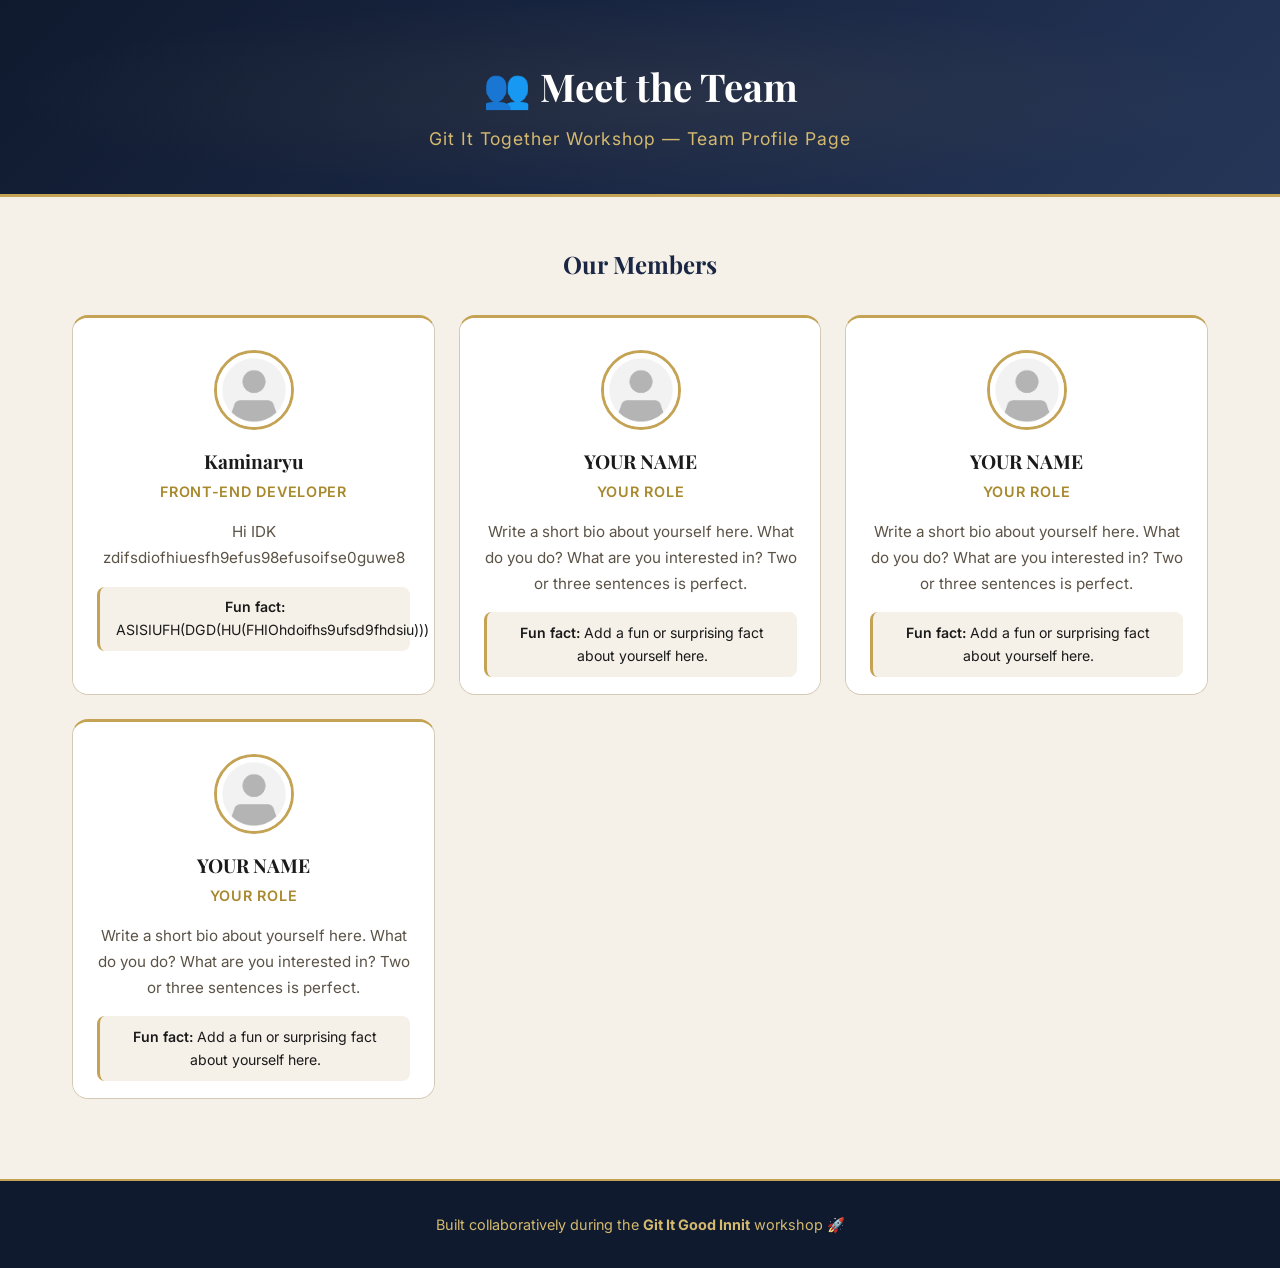
<file: index.html>
<!DOCTYPE html>
<html lang="en">
<head>
  <meta charset="UTF-8" />
  <meta name="viewport" content="width=device-width, initial-scale=1.0" />
  <title>Team Profile Page — Git It Together</title>
  <link rel="stylesheet" href="styles.css" />
</head>
<body>

  <header>
    <h1>👥 Meet the Team</h1>
    <p>Git It Together Workshop — Team Profile Page</p>
  </header>

  <main>
    <h2>Our Members</h2>

    <div class="team-grid">
      <iframe src="members/member1.html" class="member-frame" frameborder="0" scrolling="no" title="Member 1"></iframe>
      <iframe src="members/member2.html" class="member-frame" frameborder="0" scrolling="no" title="Member 2"></iframe>
      <iframe src="members/member3.html" class="member-frame" frameborder="0" scrolling="no" title="Member 3"></iframe>
      <iframe src="members/member4.html" class="member-frame" frameborder="0" scrolling="no" title="Member 4"></iframe>
    </div>
  </main>

  <footer>
    <p>Built collaboratively during the <strong>Git It Good Innit</strong> workshop 🚀</p>
  </footer>

</body>
</html>
</file>
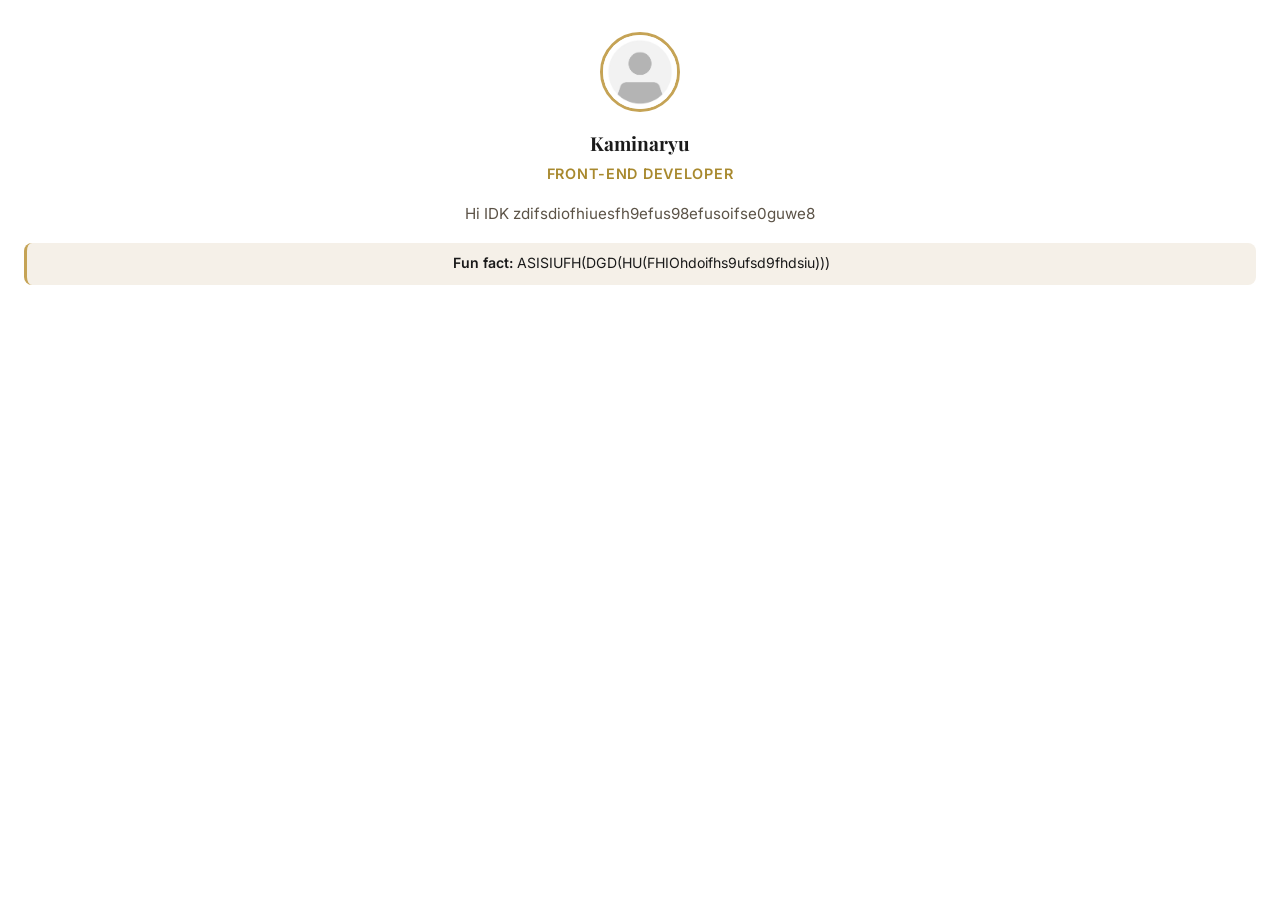
<file: members/member1.html>
<!DOCTYPE html>
<html lang="en">
<head>
  <meta charset="UTF-8" />
  <meta name="viewport" content="width=device-width, initial-scale=1.0" />
  <title>Member 1 — Profile</title>
  <link rel="stylesheet" href="../styles.css" />
  <style>
    /* Reset body so the card fills the iframe cleanly */
    body {
      margin: 0;
      padding: 0;
      background: #ffffff;
      display: flex;
      align-items: flex-start;
      min-height: 100vh;
    }
    .member-card {
      width: 100%;
    }
  </style>
</head>
<body>

  <div class="member-card">

    <!-- ↓ Replace profile/member1.png with your own photo -->
    <img src="../profile/member1.png" alt="Profile picture" class="member-avatar" />

    <!-- ↓ Replace with your full name -->
    <div class="member-name">Kaminaryu</div>

    <!-- ↓ Replace with your role, title, or how you'd describe yourself -->
    <div class="member-role">Front-end Developer</div>

    <!-- ↓ Write 2–3 sentences about yourself -->
    <div class="member-bio">
        Hi IDK
        zdifsdiofhiuesfh9efus98efusoifse0guwe8
    </div>

    <!-- ↓ Replace with one fun or surprising fact about you -->
    <div class="fun-fact">
      <span>Fun fact:</span> ASISIUFH(DGD(HU(FHIOhdoifhs9ufsd9fhdsiu)))
    </div>

    <!-- ↓ Replace ❓ with your single favourite emoji -->
  </div>

</body>
</html>
</file>
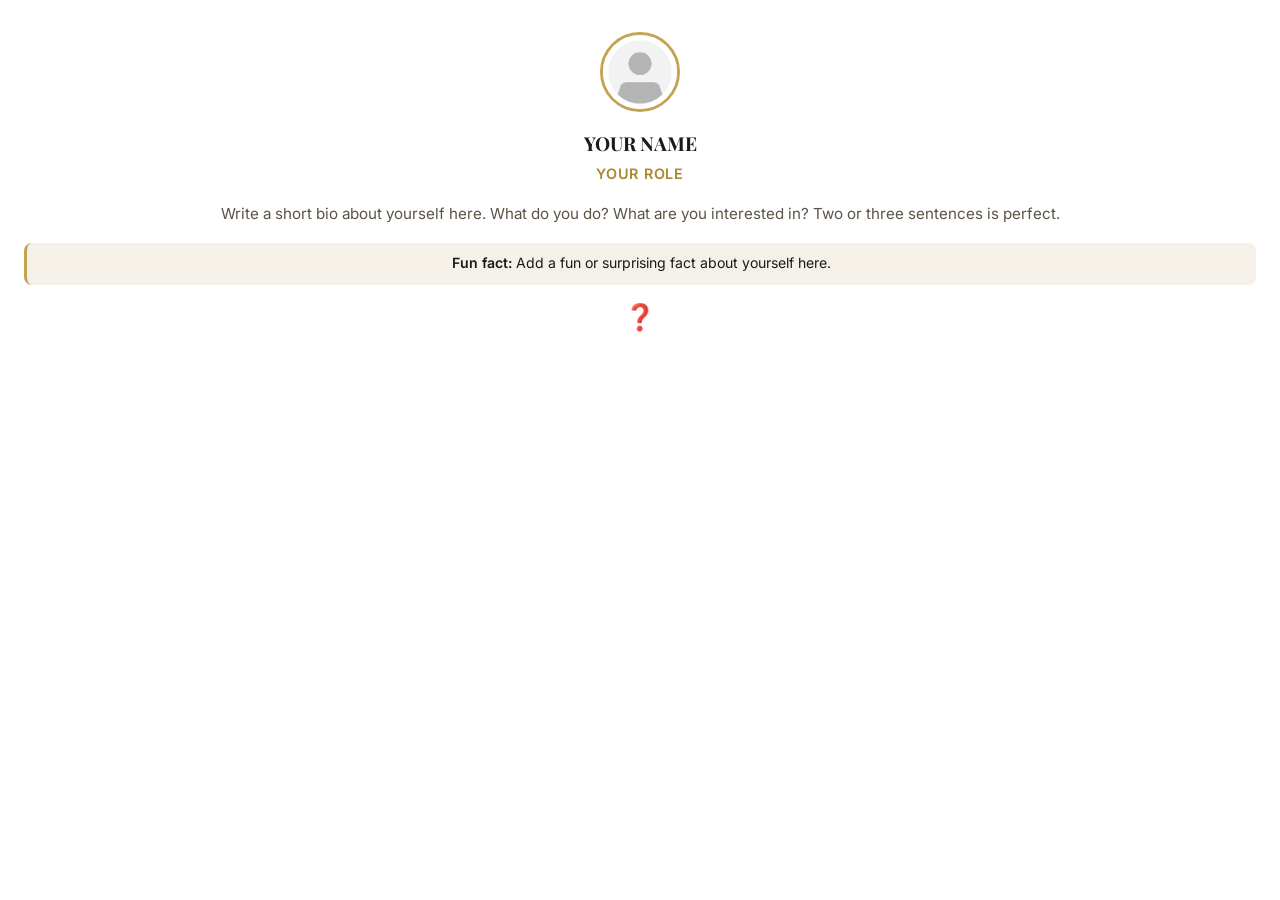
<file: members/member2.html>
<!DOCTYPE html>
<html lang="en">
<head>
  <meta charset="UTF-8" />
  <meta name="viewport" content="width=device-width, initial-scale=1.0" />
  <title>Member 2 — Profile</title>
  <link rel="stylesheet" href="../styles.css" />
  <style>
    /* Reset body so the card fills the iframe cleanly */
    body {
      margin: 0;
      padding: 0;
      background: #ffffff;
      display: flex;
      align-items: flex-start;
      min-height: 100vh;
    }
    .member-card {
      width: 100%;
    }
  </style>
</head>
<body>

  <div class="member-card">

    <!-- ↓ Replace profile/member2.png with your own photo -->
    <img src="../profile/member2.png" alt="Profile picture" class="member-avatar" />

    <!-- ↓ Replace with your full name -->
    <div class="member-name">YOUR NAME</div>

    <!-- ↓ Replace with your role, title, or how you'd describe yourself -->
    <div class="member-role">YOUR ROLE</div>

    <!-- ↓ Write 2–3 sentences about yourself -->
    <div class="member-bio">
      Write a short bio about yourself here. What do you do? What are you interested in?
      Two or three sentences is perfect.
    </div>

    <!-- ↓ Replace with one fun or surprising fact about you -->
    <div class="fun-fact">
      <span>Fun fact:</span> Add a fun or surprising fact about yourself here.
    </div>

    <!-- ↓ Replace ❓ with your single favourite emoji -->
    <div class="fav-emoji">❓</div>

  </div>

</body>
</html>
</file>
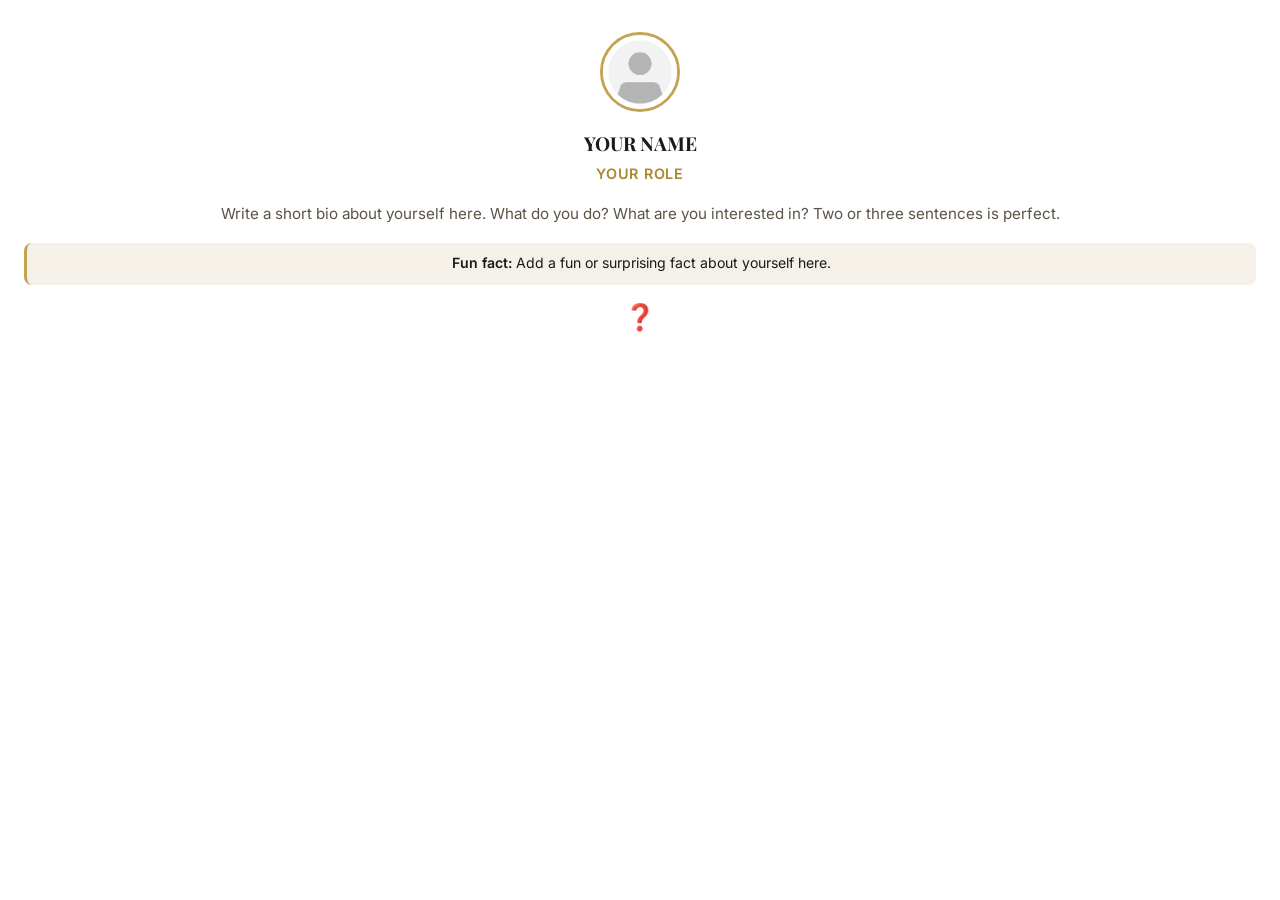
<file: members/member3.html>
<!DOCTYPE html>
<html lang="en">
<head>
  <meta charset="UTF-8" />
  <meta name="viewport" content="width=device-width, initial-scale=1.0" />
  <title>Member 3 — Profile</title>
  <link rel="stylesheet" href="../styles.css" />
  <style>
    /* Reset body so the card fills the iframe cleanly */
    body {
      margin: 0;
      padding: 0;
      background: #ffffff;
      display: flex;
      align-items: flex-start;
      min-height: 100vh;
    }
    .member-card {
      width: 100%;
    }
  </style>
</head>
<body>

  <div class="member-card">

    <!-- ↓ Replace profile/member3.png with your own photo -->
    <img src="../profile/member3.png" alt="Profile picture" class="member-avatar" />

    <!-- ↓ Replace with your full name -->
    <div class="member-name">YOUR NAME</div>

    <!-- ↓ Replace with your role, title, or how you'd describe yourself -->
    <div class="member-role">YOUR ROLE</div>

    <!-- ↓ Write 2–3 sentences about yourself -->
    <div class="member-bio">
      Write a short bio about yourself here. What do you do? What are you interested in?
      Two or three sentences is perfect.
    </div>

    <!-- ↓ Replace with one fun or surprising fact about you -->
    <div class="fun-fact">
      <span>Fun fact:</span> Add a fun or surprising fact about yourself here.
    </div>

    <!-- ↓ Replace ❓ with your single favourite emoji -->
    <div class="fav-emoji">❓</div>

  </div>

</body>
</html>
</file>
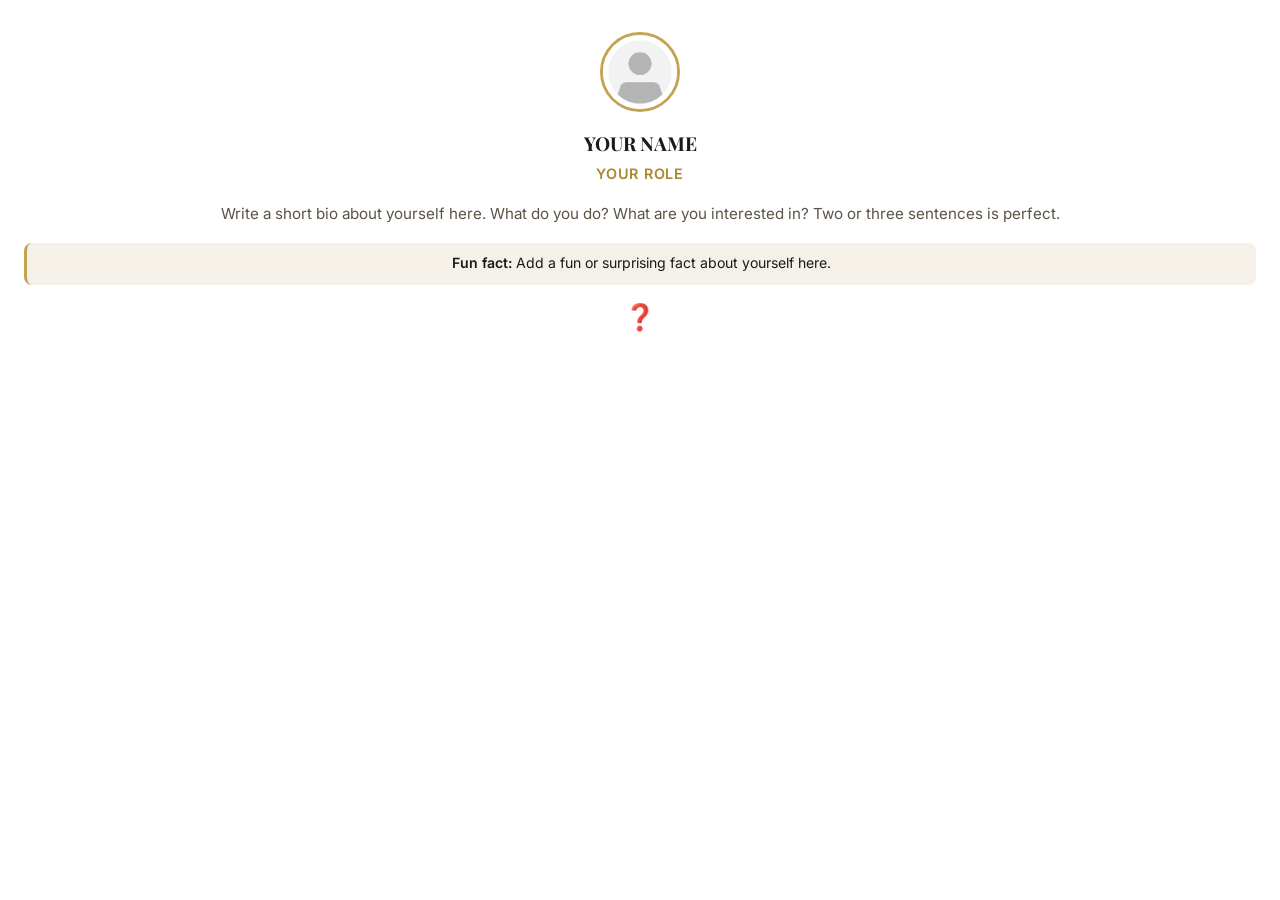
<file: members/member4.html>
<!DOCTYPE html>
<html lang="en">
<head>
  <meta charset="UTF-8" />
  <meta name="viewport" content="width=device-width, initial-scale=1.0" />
  <title>Member 4 — Profile</title>
  <link rel="stylesheet" href="../styles.css" />
  <style>
    /* Reset body so the card fills the iframe cleanly */
    body {
      margin: 0;
      padding: 0;
      background: #ffffff;
      display: flex;
      align-items: flex-start;
      min-height: 100vh;
    }
    .member-card {
      width: 100%;
    }
  </style>
</head>
<body>

  <div class="member-card">

    <!-- ↓ Replace profile/member4.png with your own photo -->
    <img src="../profile/member4.png" alt="Profile picture" class="member-avatar" />

    <!-- ↓ Replace with your full name -->
    <div class="member-name">YOUR NAME</div>

    <!-- ↓ Replace with your role, title, or how you'd describe yourself -->
    <div class="member-role">YOUR ROLE</div>

    <!-- ↓ Write 2–3 sentences about yourself -->
    <div class="member-bio">
      Write a short bio about yourself here. What do you do? What are you interested in?
      Two or three sentences is perfect.
    </div>

    <!-- ↓ Replace with one fun or surprising fact about you -->
    <div class="fun-fact">
      <span>Fun fact:</span> Add a fun or surprising fact about yourself here.
    </div>

    <!-- ↓ Replace ❓ with your single favourite emoji -->
    <div class="fav-emoji">❓</div>

  </div>

</body>
</html>
</file>
<file: styles.css>
/* =============================================
   Git It Together — Team Profile Styles
   Theme: Git It Good Innit — Kingsman Gold
   ============================================= */

@import url('https://fonts.googleapis.com/css2?family=Playfair+Display:wght@400;700&family=Inter:wght@400;500;600&display=swap');

*, *::before, *::after {
  box-sizing: border-box;
  margin: 0;
  padding: 0;
}

:root {
  --primary: #c5a355;
  --primary-light: #f5f0e8;
  --text: #1a1a1a;
  --text-muted: #5c5347;
  --bg: #f5f0e8;
  --card-bg: #fffdf8;
  --border: #d4c9b5;
  --radius: 16px;
  --navy: #1a2744;
  --navy-deep: #0f1a2e;
  --gold-light: #d4b96e;
  --gold-dark: #a8892e;
}

body {
  font-family: 'Inter', 'Segoe UI', system-ui, sans-serif;
  background: var(--bg);
  color: var(--text);
  line-height: 1.6;
  min-height: 100vh;
}

/* Header */
header {
  background: linear-gradient(135deg, var(--navy-deep) 0%, var(--navy) 50%, #253658 100%);
  color: white;
  text-align: center;
  padding: 3.5rem 2rem 2.5rem;
  border-bottom: 3px solid var(--primary);
  position: relative;
}

header::before {
  content: '';
  position: absolute;
  top: 0;
  left: 0;
  right: 0;
  bottom: 0;
  background: radial-gradient(ellipse at center, rgba(197, 163, 85, 0.08) 0%, transparent 70%);
  pointer-events: none;
}

header h1 {
  font-family: 'Playfair Display', serif;
  font-size: 2.4rem;
  margin-bottom: 0.5rem;
  position: relative;
}

header p {
  color: var(--gold-light);
  font-size: 1.1rem;
  letter-spacing: 1px;
  position: relative;
}

/* Main grid */
main {
  max-width: 1200px;
  margin: 0 auto;
  padding: 3rem 2rem;
}

main h2 {
  font-family: 'Playfair Display', serif;
  font-size: 1.5rem;
  color: var(--navy);
  margin-bottom: 2rem;
  text-align: center;
}

/* Team grid */
.team-grid {
  display: grid;
  grid-template-columns: repeat(auto-fill, minmax(280px, 1fr));
  gap: 1.5rem;
}

/* Each member is loaded in an iframe — the iframe IS the card */
.member-frame {
  border: 1px solid var(--border);
  border-radius: var(--radius);
  width: 100%;
  height: 380px;
  display: block;
  background: var(--card-bg);
  border-top: 3px solid var(--primary);
  transition: box-shadow 0.25s, transform 0.25s;
}

.member-frame:hover {
  box-shadow: 0 12px 32px rgba(26, 39, 68, 0.12);
  transform: translateY(-3px);
}

/* Member card — rendered inside each memberN.html */
.member-card {
  padding: 2rem 1.5rem;
  text-align: center;
}

.member-avatar {
  width: 80px;
  height: 80px;
  border-radius: 50%;
  background: var(--primary-light);
  display: flex;
  align-items: center;
  justify-content: center;
  font-size: 2rem;
  margin: 0 auto 1rem;
  border: 3px solid var(--primary);
}

.member-name {
  font-family: 'Playfair Display', serif;
  font-size: 1.2rem;
  font-weight: 700;
  color: var(--text);
  margin-bottom: 0.2rem;
}

.member-role {
  font-size: 0.9rem;
  color: var(--gold-dark);
  font-weight: 600;
  margin-bottom: 1rem;
  text-transform: uppercase;
  letter-spacing: 0.05em;
}

.member-bio {
  font-size: 0.95rem;
  color: var(--text-muted);
  margin-bottom: 1rem;
  line-height: 1.7;
}

.fun-fact {
  background: var(--primary-light);
  border-radius: 8px;
  padding: 0.6rem 1rem;
  font-size: 0.88rem;
  color: var(--text);
  margin-bottom: 0.75rem;
  border-left: 3px solid var(--primary);
}

.fun-fact span {
  font-weight: 600;
}

.fav-emoji {
  font-size: 1.6rem;
  margin-top: 0.5rem;
}

/* Footer */
footer {
  text-align: center;
  padding: 2rem;
  color: var(--gold-light);
  font-size: 0.9rem;
  border-top: 2px solid var(--primary);
  margin-top: 2rem;
  background: var(--navy-deep);
}

/* Responsive */
@media (max-width: 600px) {
  header h1 {
    font-size: 1.8rem;
  }

  .team-grid {
    grid-template-columns: 1fr;
  }
}
</file>
